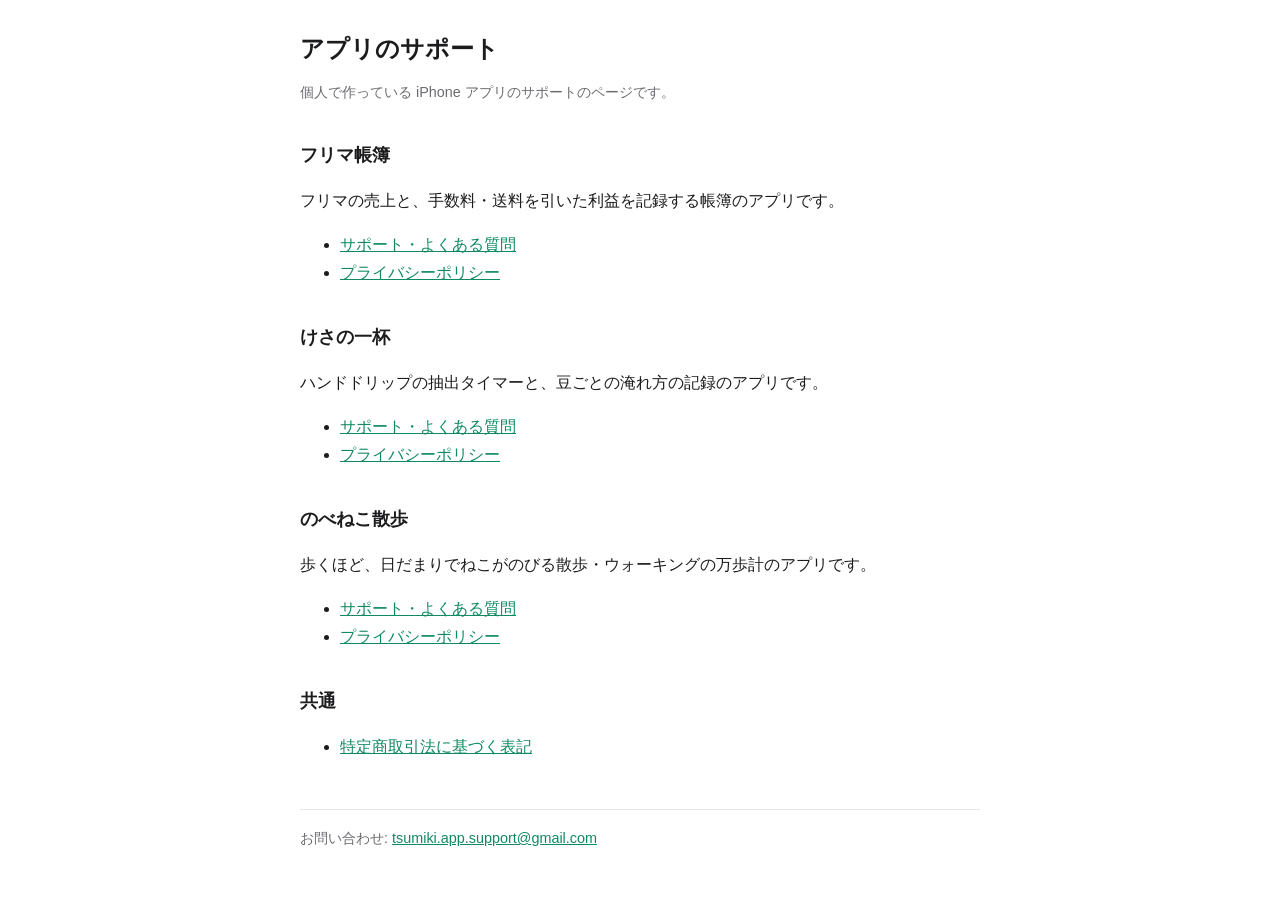
<file: index.html>
<!doctype html>
<html lang="ja"><head><meta charset="utf-8"><meta name="viewport" content="width=device-width,initial-scale=1">
<title>アプリのサポート</title><link rel="stylesheet" href="style.css"></head><body><main>
<h1>アプリのサポート</h1>
<p class="sub">個人で作っている iPhone アプリのサポートのページです。</p>
<h2>フリマ帳簿</h2>
<p>フリマの売上と、手数料・送料を引いた利益を記録する帳簿のアプリです。</p>
<ul>
<li><a href="furima-chobo/">サポート・よくある質問</a></li>
<li><a href="furima-chobo/privacy.html">プライバシーポリシー</a></li>
</ul>
<h2>けさの一杯</h2>
<p>ハンドドリップの抽出タイマーと、豆ごとの淹れ方の記録のアプリです。</p>
<ul>
<li><a href="kesa-no-ippai/">サポート・よくある質問</a></li>
<li><a href="kesa-no-ippai/privacy.html">プライバシーポリシー</a></li>
</ul>
<h2>のべねこ散歩</h2>
<p>歩くほど、日だまりでねこがのびる散歩・ウォーキングの万歩計のアプリです。</p>
<ul>
<li><a href="nobeneko-sanpo/">サポート・よくある質問</a></li>
<li><a href="nobeneko-sanpo/privacy.html">プライバシーポリシー</a></li>
</ul>
<h2>共通</h2>
<ul><li><a href="tokushoho.html">特定商取引法に基づく表記</a></li></ul>
<footer>お問い合わせ: <a href="mailto:tsumiki.app.support@gmail.com">tsumiki.app.support@gmail.com</a></footer>
</main></body></html>
</file>
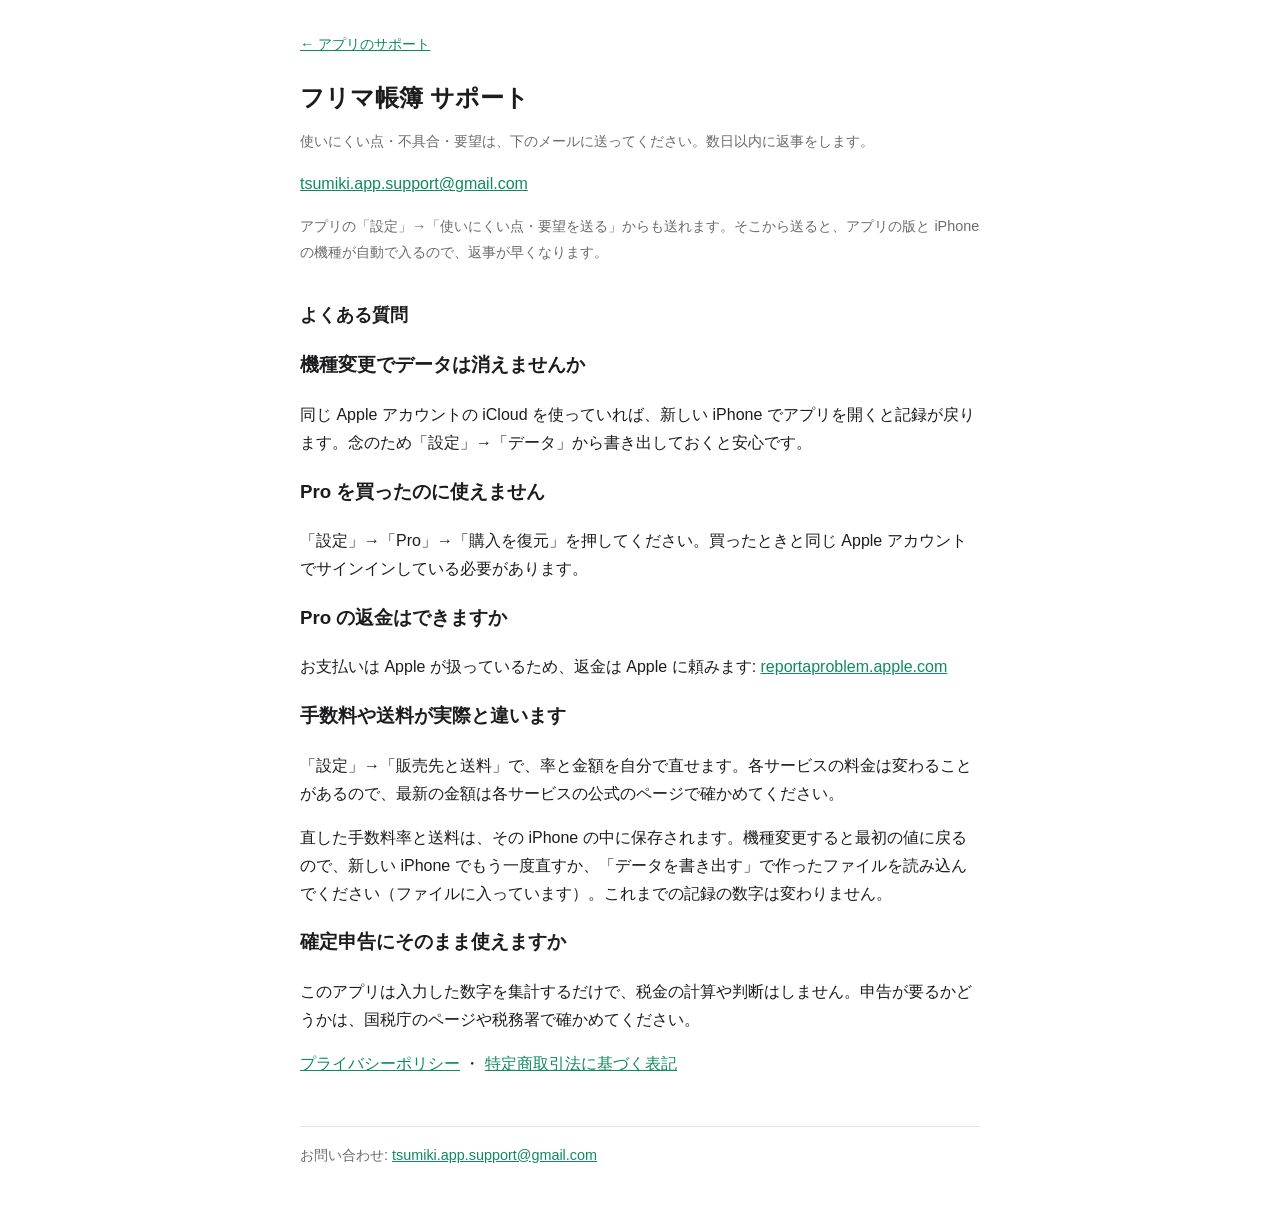
<file: furima-chobo/index.html>
<!doctype html>
<html lang="ja"><head><meta charset="utf-8"><meta name="viewport" content="width=device-width,initial-scale=1">
<title>フリマ帳簿 サポート</title><link rel="stylesheet" href="../style.css"></head><body><main>
<nav><a href="../">← アプリのサポート</a></nav>
<h1>フリマ帳簿 サポート</h1>
<p class="sub">使いにくい点・不具合・要望は、下のメールに送ってください。数日以内に返事をします。</p>
<p><a href="mailto:tsumiki.app.support@gmail.com?subject=%E3%83%95%E3%83%AA%E3%83%9E%E5%B8%B3%E7%B0%BF%20%E3%81%AE%E5%95%8F%E3%81%84%E5%90%88%E3%82%8F%E3%81%9B">tsumiki.app.support@gmail.com</a></p>
<p class="sub">アプリの「設定」→「使いにくい点・要望を送る」からも送れます。そこから送ると、アプリの版と iPhone の機種が自動で入るので、返事が早くなります。</p>

<h2>よくある質問</h2>
<h3>機種変更でデータは消えませんか</h3>
<p>同じ Apple アカウントの iCloud を使っていれば、新しい iPhone でアプリを開くと記録が戻ります。念のため「設定」→「データ」から書き出しておくと安心です。</p>
<h3>Pro を買ったのに使えません</h3>
<p>「設定」→「Pro」→「購入を復元」を押してください。買ったときと同じ Apple アカウントでサインインしている必要があります。</p>
<h3>Pro の返金はできますか</h3>
<p>お支払いは Apple が扱っているため、返金は Apple に頼みます: <a href="https://reportaproblem.apple.com/">reportaproblem.apple.com</a></p>
<h3>手数料や送料が実際と違います</h3>
<p>「設定」→「販売先と送料」で、率と金額を自分で直せます。各サービスの料金は変わることがあるので、最新の金額は各サービスの公式のページで確かめてください。</p>
<p>直した手数料率と送料は、その iPhone の中に保存されます。機種変更すると最初の値に戻るので、新しい iPhone でもう一度直すか、「データを書き出す」で作ったファイルを読み込んでください（ファイルに入っています）。これまでの記録の数字は変わりません。</p>
<h3>確定申告にそのまま使えますか</h3>
<p>このアプリは入力した数字を集計するだけで、税金の計算や判断はしません。申告が要るかどうかは、国税庁のページや税務署で確かめてください。</p>
<p><a href="privacy.html">プライバシーポリシー</a> ・ <a href="../tokushoho.html">特定商取引法に基づく表記</a></p>
<footer>お問い合わせ: <a href="mailto:tsumiki.app.support@gmail.com">tsumiki.app.support@gmail.com</a></footer>
</main></body></html>
</file>
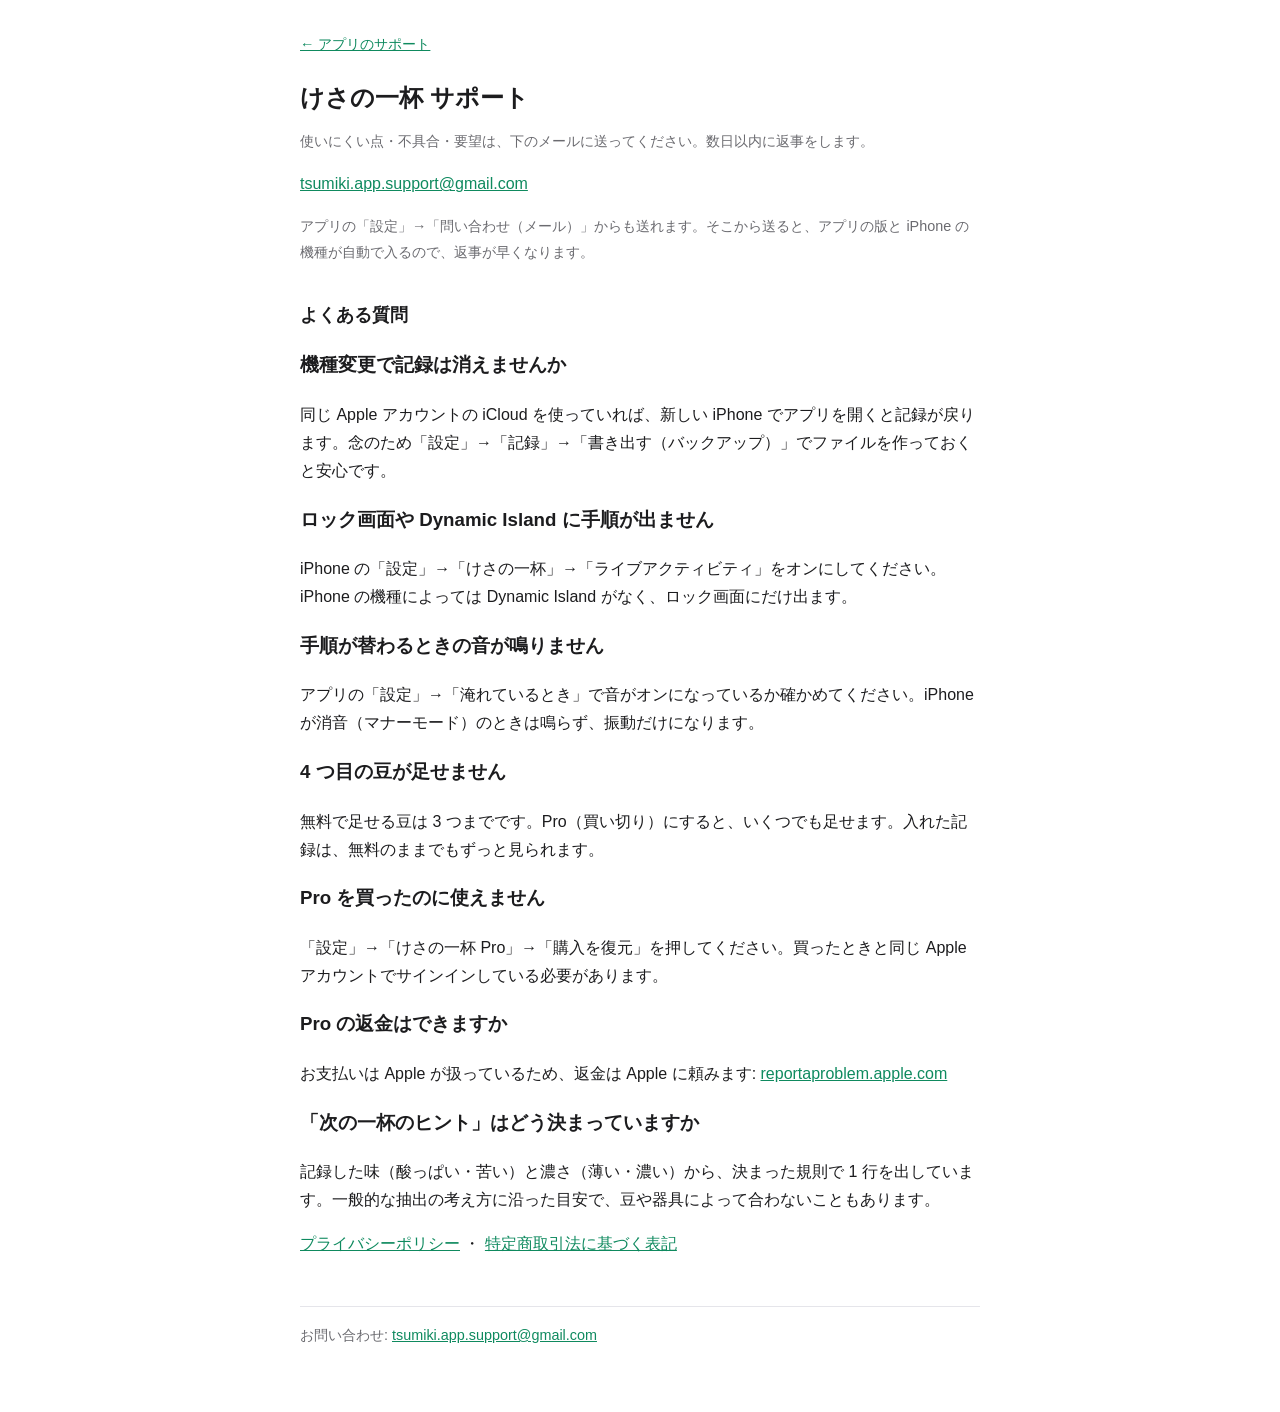
<file: kesa-no-ippai/index.html>
<!doctype html>
<html lang="ja"><head><meta charset="utf-8"><meta name="viewport" content="width=device-width,initial-scale=1">
<title>けさの一杯 サポート</title><link rel="stylesheet" href="../style.css"></head><body><main>
<nav><a href="../">← アプリのサポート</a></nav>
<h1>けさの一杯 サポート</h1>
<p class="sub">使いにくい点・不具合・要望は、下のメールに送ってください。数日以内に返事をします。</p>
<p><a href="mailto:tsumiki.app.support@gmail.com?subject=%E3%81%91%E3%81%95%E3%81%AE%E4%B8%80%E6%9D%AF%20%E3%81%AE%E5%95%8F%E3%81%84%E5%90%88%E3%82%8F%E3%81%9B">tsumiki.app.support@gmail.com</a></p>
<p class="sub">アプリの「設定」→「問い合わせ（メール）」からも送れます。そこから送ると、アプリの版と iPhone の機種が自動で入るので、返事が早くなります。</p>

<h2>よくある質問</h2>
<h3>機種変更で記録は消えませんか</h3>
<p>同じ Apple アカウントの iCloud を使っていれば、新しい iPhone でアプリを開くと記録が戻ります。念のため「設定」→「記録」→「書き出す（バックアップ）」でファイルを作っておくと安心です。</p>
<h3>ロック画面や Dynamic Island に手順が出ません</h3>
<p>iPhone の「設定」→「けさの一杯」→「ライブアクティビティ」をオンにしてください。iPhone の機種によっては Dynamic Island がなく、ロック画面にだけ出ます。</p>
<h3>手順が替わるときの音が鳴りません</h3>
<p>アプリの「設定」→「淹れているとき」で音がオンになっているか確かめてください。iPhone が消音（マナーモード）のときは鳴らず、振動だけになります。</p>
<h3>4 つ目の豆が足せません</h3>
<p>無料で足せる豆は 3 つまでです。Pro（買い切り）にすると、いくつでも足せます。入れた記録は、無料のままでもずっと見られます。</p>
<h3>Pro を買ったのに使えません</h3>
<p>「設定」→「けさの一杯 Pro」→「購入を復元」を押してください。買ったときと同じ Apple アカウントでサインインしている必要があります。</p>
<h3>Pro の返金はできますか</h3>
<p>お支払いは Apple が扱っているため、返金は Apple に頼みます: <a href="https://reportaproblem.apple.com/">reportaproblem.apple.com</a></p>
<h3>「次の一杯のヒント」はどう決まっていますか</h3>
<p>記録した味（酸っぱい・苦い）と濃さ（薄い・濃い）から、決まった規則で 1 行を出しています。一般的な抽出の考え方に沿った目安で、豆や器具によって合わないこともあります。</p>
<p><a href="privacy.html">プライバシーポリシー</a> ・ <a href="../tokushoho.html">特定商取引法に基づく表記</a></p>
<footer>お問い合わせ: <a href="mailto:tsumiki.app.support@gmail.com">tsumiki.app.support@gmail.com</a></footer>
</main></body></html>
</file>
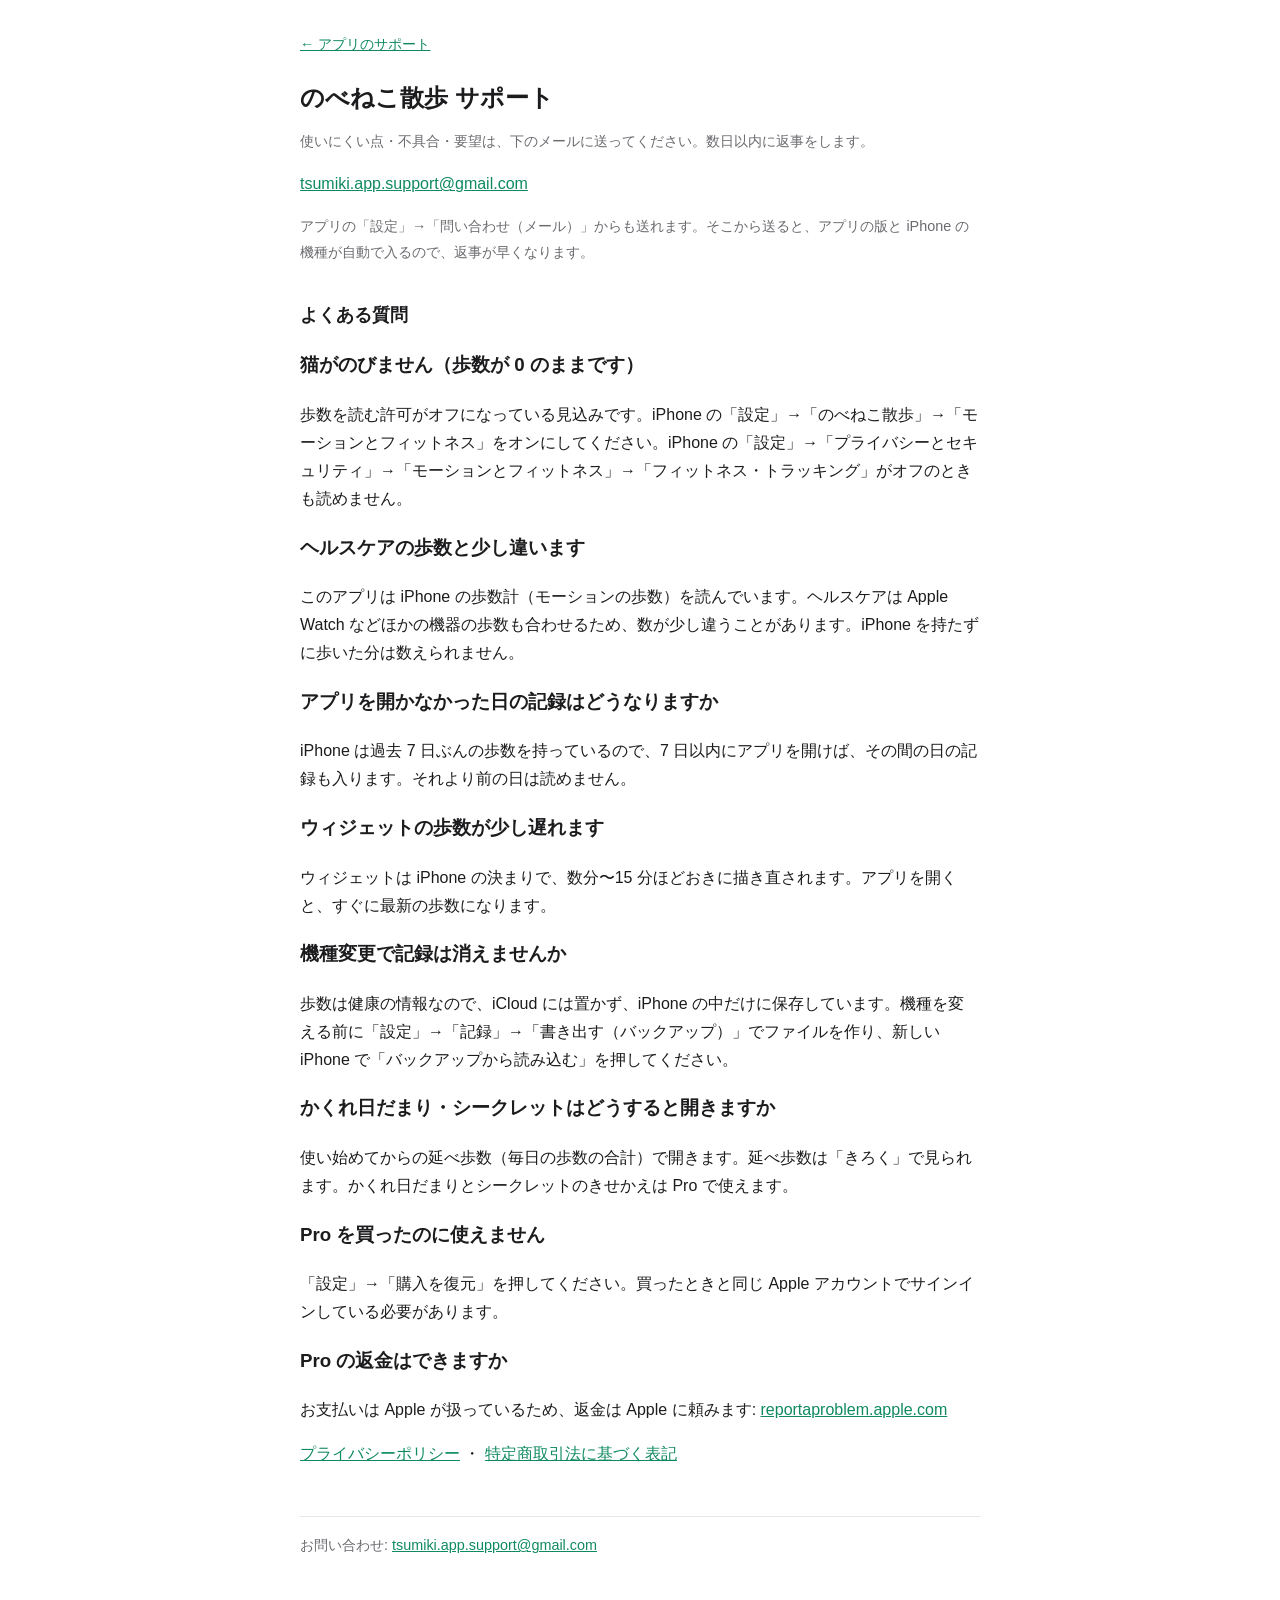
<file: nobeneko-sanpo/index.html>
<!doctype html>
<html lang="ja"><head><meta charset="utf-8"><meta name="viewport" content="width=device-width,initial-scale=1">
<title>のべねこ散歩 サポート</title><link rel="stylesheet" href="../style.css"></head><body><main>
<nav><a href="../">← アプリのサポート</a></nav>
<h1>のべねこ散歩 サポート</h1>
<p class="sub">使いにくい点・不具合・要望は、下のメールに送ってください。数日以内に返事をします。</p>
<p><a href="mailto:tsumiki.app.support@gmail.com?subject=%E3%81%AE%E3%81%B9%E3%81%AD%E3%81%93%E6%95%A3%E6%AD%A9%20%E3%81%AE%E5%95%8F%E3%81%84%E5%90%88%E3%82%8F%E3%81%9B">tsumiki.app.support@gmail.com</a></p>
<p class="sub">アプリの「設定」→「問い合わせ（メール）」からも送れます。そこから送ると、アプリの版と iPhone の機種が自動で入るので、返事が早くなります。</p>

<h2>よくある質問</h2>
<h3>猫がのびません（歩数が 0 のままです）</h3>
<p>歩数を読む許可がオフになっている見込みです。iPhone の「設定」→「のべねこ散歩」→「モーションとフィットネス」をオンにしてください。iPhone の「設定」→「プライバシーとセキュリティ」→「モーションとフィットネス」→「フィットネス・トラッキング」がオフのときも読めません。</p>
<h3>ヘルスケアの歩数と少し違います</h3>
<p>このアプリは iPhone の歩数計（モーションの歩数）を読んでいます。ヘルスケアは Apple Watch などほかの機器の歩数も合わせるため、数が少し違うことがあります。iPhone を持たずに歩いた分は数えられません。</p>
<h3>アプリを開かなかった日の記録はどうなりますか</h3>
<p>iPhone は過去 7 日ぶんの歩数を持っているので、7 日以内にアプリを開けば、その間の日の記録も入ります。それより前の日は読めません。</p>
<h3>ウィジェットの歩数が少し遅れます</h3>
<p>ウィジェットは iPhone の決まりで、数分〜15 分ほどおきに描き直されます。アプリを開くと、すぐに最新の歩数になります。</p>
<h3>機種変更で記録は消えませんか</h3>
<p>歩数は健康の情報なので、iCloud には置かず、iPhone の中だけに保存しています。機種を変える前に「設定」→「記録」→「書き出す（バックアップ）」でファイルを作り、新しい iPhone で「バックアップから読み込む」を押してください。</p>
<h3>かくれ日だまり・シークレットはどうすると開きますか</h3>
<p>使い始めてからの延べ歩数（毎日の歩数の合計）で開きます。延べ歩数は「きろく」で見られます。かくれ日だまりとシークレットのきせかえは Pro で使えます。</p>
<h3>Pro を買ったのに使えません</h3>
<p>「設定」→「購入を復元」を押してください。買ったときと同じ Apple アカウントでサインインしている必要があります。</p>
<h3>Pro の返金はできますか</h3>
<p>お支払いは Apple が扱っているため、返金は Apple に頼みます: <a href="https://reportaproblem.apple.com/">reportaproblem.apple.com</a></p>
<p><a href="privacy.html">プライバシーポリシー</a> ・ <a href="../tokushoho.html">特定商取引法に基づく表記</a></p>
<footer>お問い合わせ: <a href="mailto:tsumiki.app.support@gmail.com">tsumiki.app.support@gmail.com</a></footer>
</main></body></html>
</file>
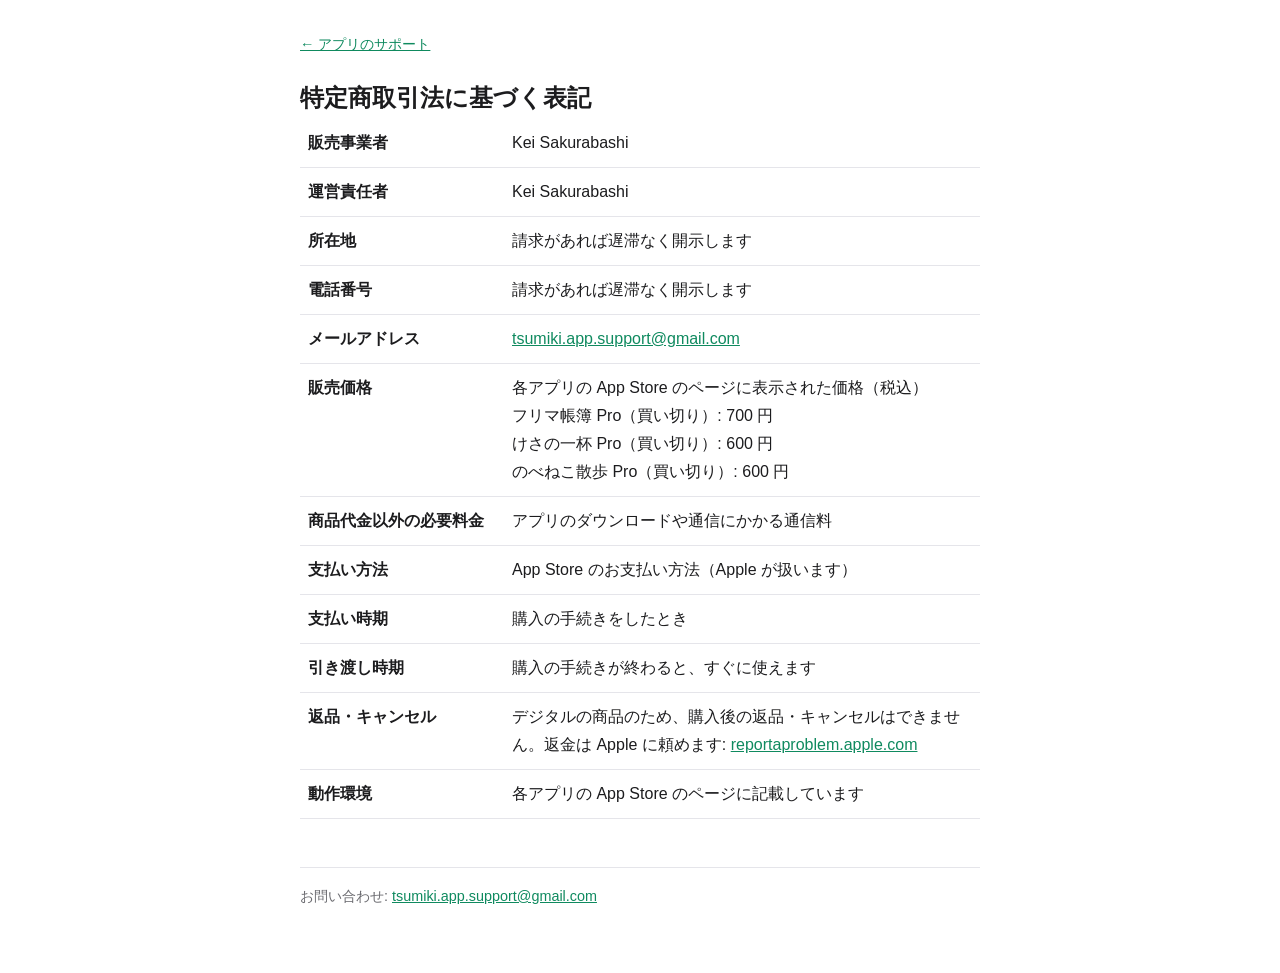
<file: tokushoho.html>
<!doctype html>
<html lang="ja"><head><meta charset="utf-8"><meta name="viewport" content="width=device-width,initial-scale=1">
<title>特定商取引法に基づく表記</title><link rel="stylesheet" href="style.css"></head><body><main>
<nav><a href="./">← アプリのサポート</a></nav>
<h1>特定商取引法に基づく表記</h1>
<table>
<tr><th>販売事業者</th><td>Kei Sakurabashi</td></tr>
<tr><th>運営責任者</th><td>Kei Sakurabashi</td></tr>
<tr><th>所在地</th><td>請求があれば遅滞なく開示します</td></tr>
<tr><th>電話番号</th><td>請求があれば遅滞なく開示します</td></tr>
<tr><th>メールアドレス</th><td><a href="mailto:tsumiki.app.support@gmail.com">tsumiki.app.support@gmail.com</a></td></tr>
<tr><th>販売価格</th><td>各アプリの App Store のページに表示された価格（税込）<br>フリマ帳簿 Pro（買い切り）: 700 円<br>けさの一杯 Pro（買い切り）: 600 円<br>のべねこ散歩 Pro（買い切り）: 600 円</td></tr>
<tr><th>商品代金以外の必要料金</th><td>アプリのダウンロードや通信にかかる通信料</td></tr>
<tr><th>支払い方法</th><td>App Store のお支払い方法（Apple が扱います）</td></tr>
<tr><th>支払い時期</th><td>購入の手続きをしたとき</td></tr>
<tr><th>引き渡し時期</th><td>購入の手続きが終わると、すぐに使えます</td></tr>
<tr><th>返品・キャンセル</th><td>デジタルの商品のため、購入後の返品・キャンセルはできません。返金は Apple に頼めます: <a href="https://reportaproblem.apple.com/">reportaproblem.apple.com</a></td></tr>
<tr><th>動作環境</th><td>各アプリの App Store のページに記載しています</td></tr>
</table>
<footer>お問い合わせ: <a href="mailto:tsumiki.app.support@gmail.com">tsumiki.app.support@gmail.com</a></footer>
</main></body></html>
</file>
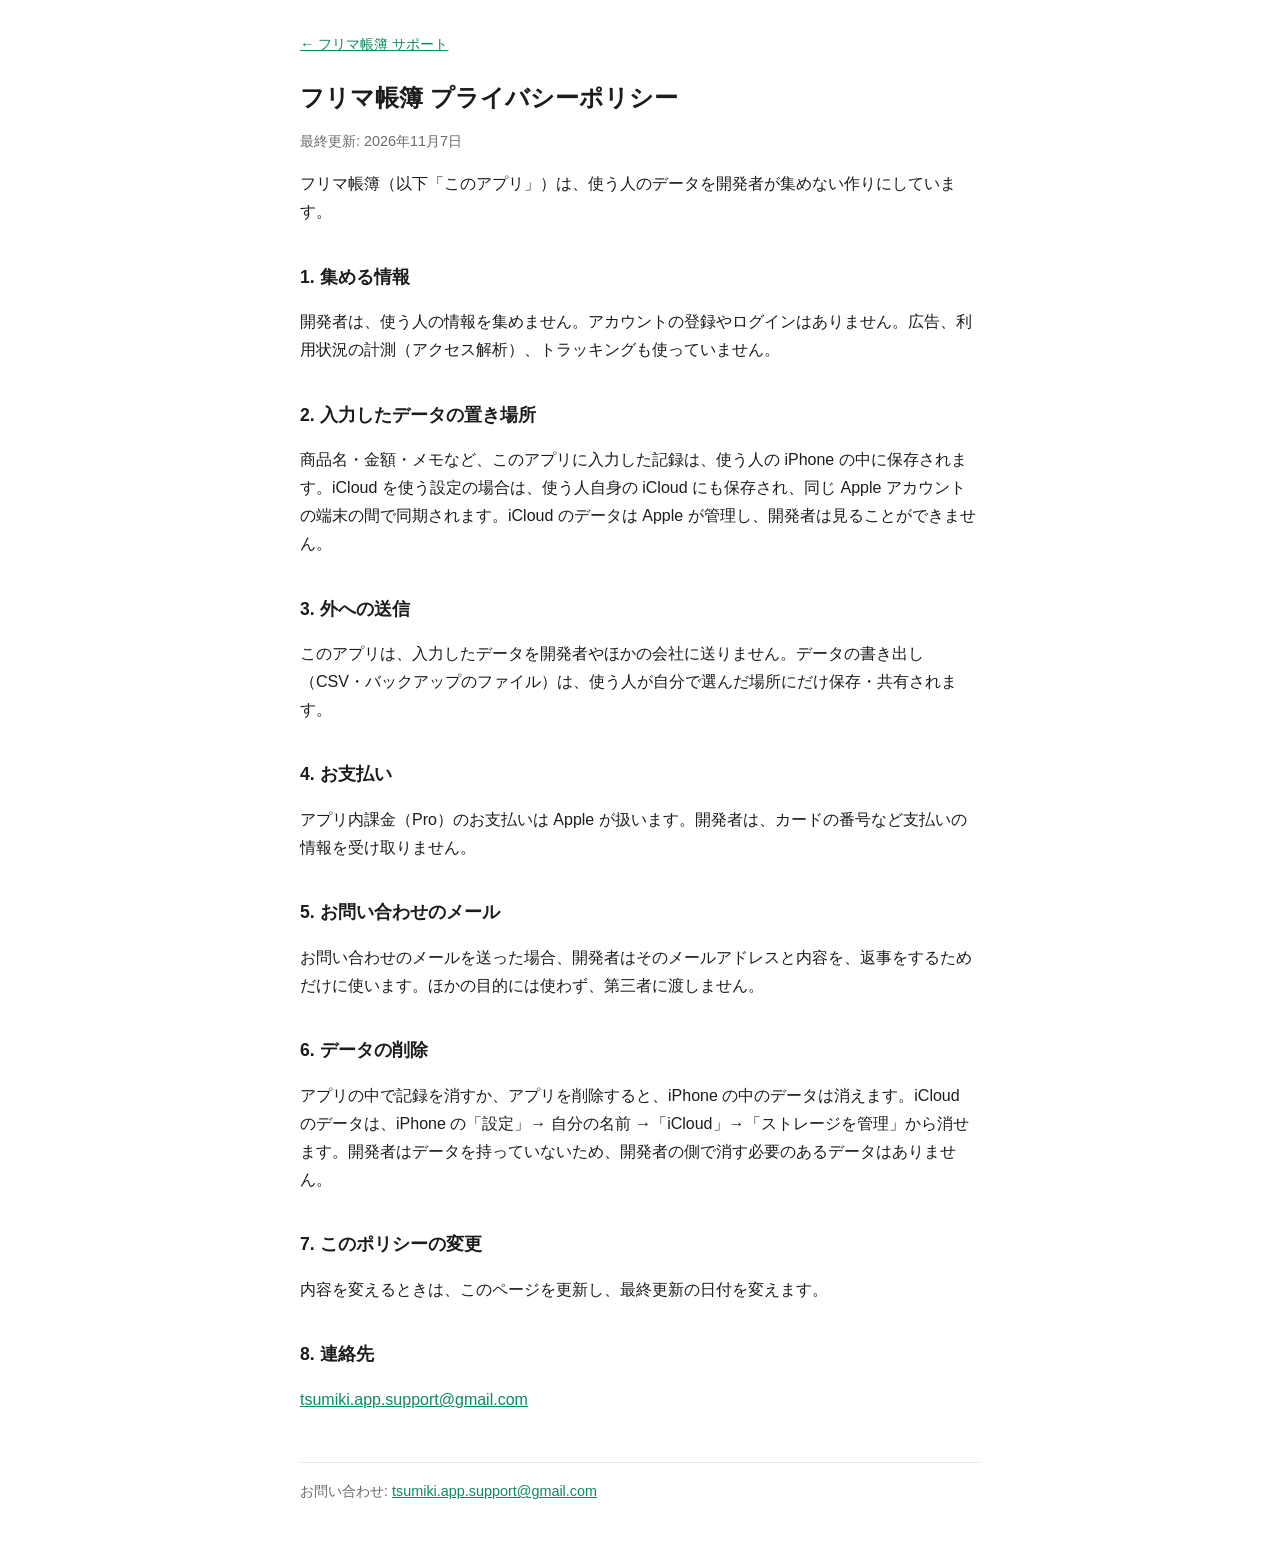
<file: furima-chobo/privacy.html>
<!doctype html>
<html lang="ja"><head><meta charset="utf-8"><meta name="viewport" content="width=device-width,initial-scale=1">
<title>フリマ帳簿 プライバシーポリシー</title><link rel="stylesheet" href="../style.css"></head><body><main>
<nav><a href="./">← フリマ帳簿 サポート</a></nav>
<h1>フリマ帳簿 プライバシーポリシー</h1>
<p class="sub">最終更新: 2026年11月7日</p>
<p>フリマ帳簿（以下「このアプリ」）は、使う人のデータを開発者が集めない作りにしています。</p>

<h2>1. 集める情報</h2>
<p>開発者は、使う人の情報を集めません。アカウントの登録やログインはありません。広告、利用状況の計測（アクセス解析）、トラッキングも使っていません。</p>

<h2>2. 入力したデータの置き場所</h2>
<p>商品名・金額・メモなど、このアプリに入力した記録は、使う人の iPhone の中に保存されます。iCloud を使う設定の場合は、使う人自身の iCloud にも保存され、同じ Apple アカウントの端末の間で同期されます。iCloud のデータは Apple が管理し、開発者は見ることができません。</p>

<h2>3. 外への送信</h2>
<p>このアプリは、入力したデータを開発者やほかの会社に送りません。データの書き出し（CSV・バックアップのファイル）は、使う人が自分で選んだ場所にだけ保存・共有されます。</p>

<h2>4. お支払い</h2>
<p>アプリ内課金（Pro）のお支払いは Apple が扱います。開発者は、カードの番号など支払いの情報を受け取りません。</p>

<h2>5. お問い合わせのメール</h2>
<p>お問い合わせのメールを送った場合、開発者はそのメールアドレスと内容を、返事をするためだけに使います。ほかの目的には使わず、第三者に渡しません。</p>

<h2>6. データの削除</h2>
<p>アプリの中で記録を消すか、アプリを削除すると、iPhone の中のデータは消えます。iCloud のデータは、iPhone の「設定」→ 自分の名前 →「iCloud」→「ストレージを管理」から消せます。開発者はデータを持っていないため、開発者の側で消す必要のあるデータはありません。</p>

<h2>7. このポリシーの変更</h2>
<p>内容を変えるときは、このページを更新し、最終更新の日付を変えます。</p>

<h2>8. 連絡先</h2>
<p><a href="mailto:tsumiki.app.support@gmail.com">tsumiki.app.support@gmail.com</a></p>
<footer>お問い合わせ: <a href="mailto:tsumiki.app.support@gmail.com">tsumiki.app.support@gmail.com</a></footer>
</main></body></html>
</file>
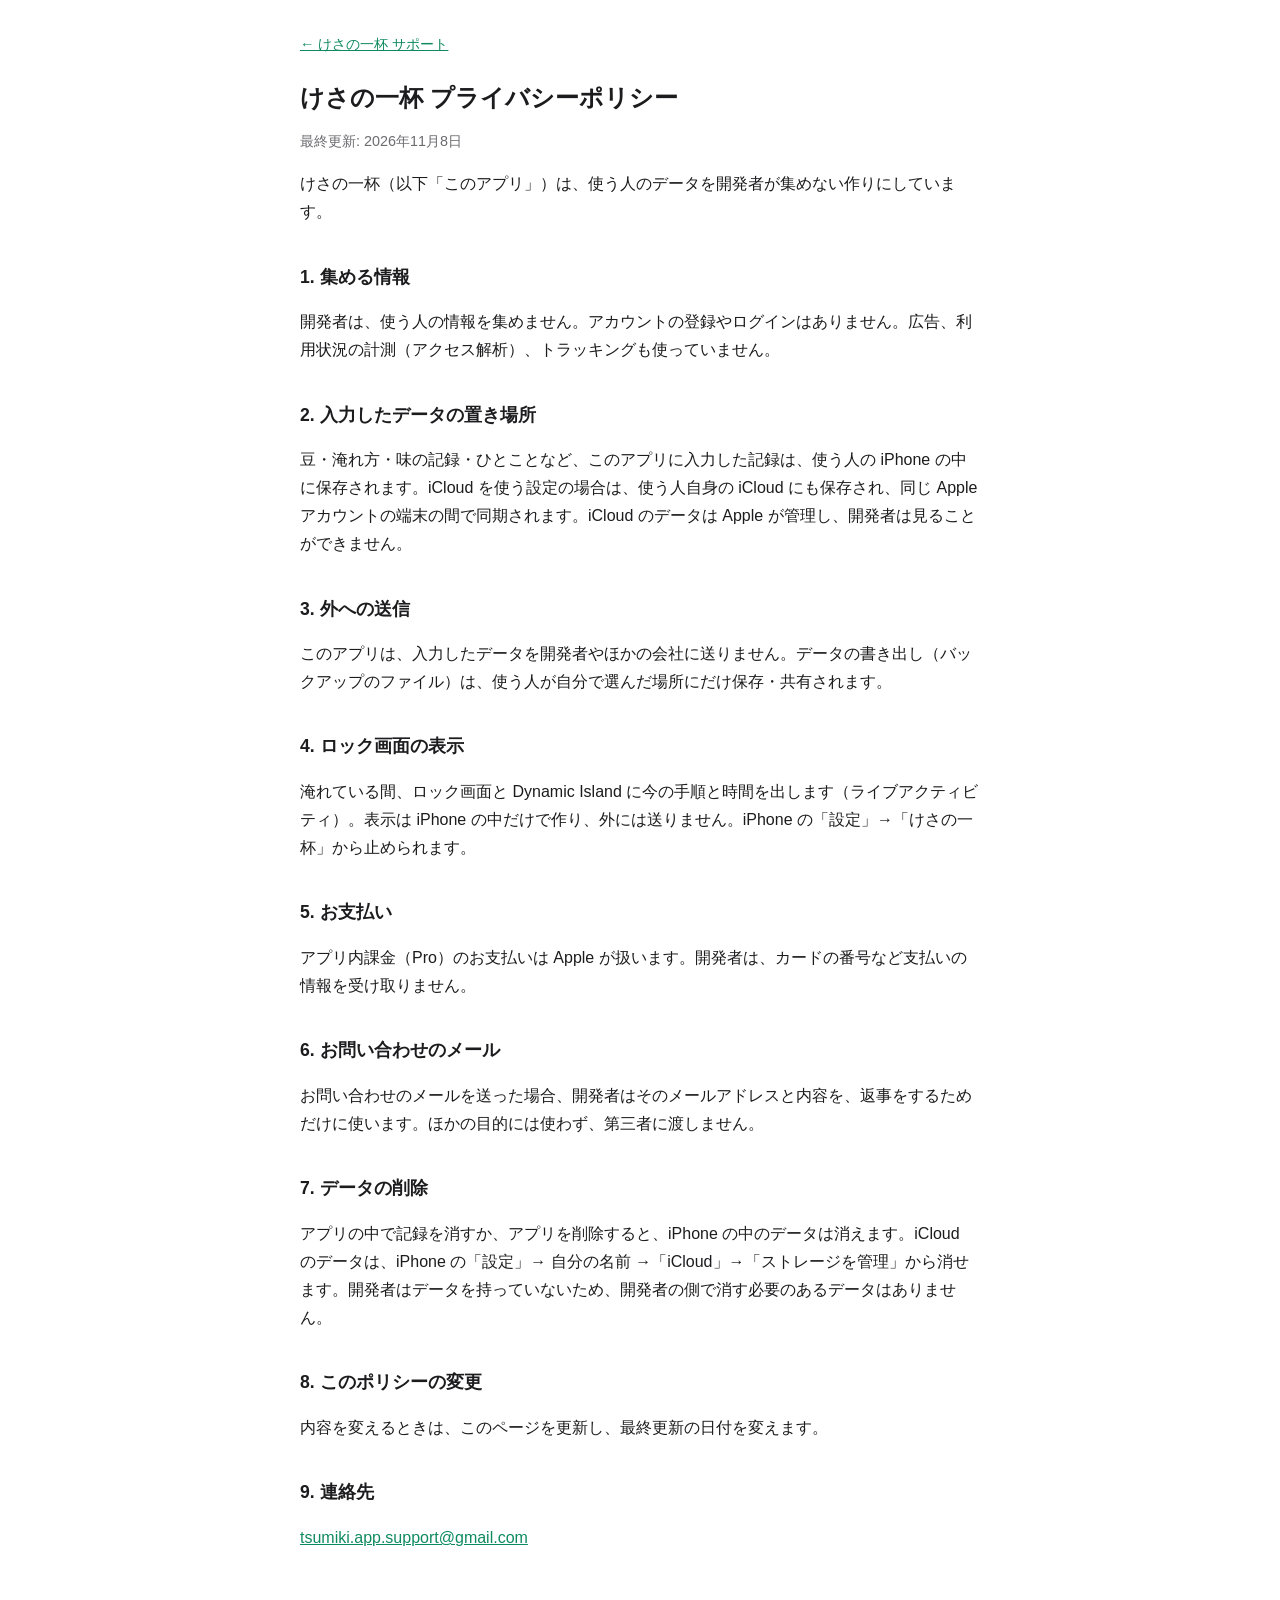
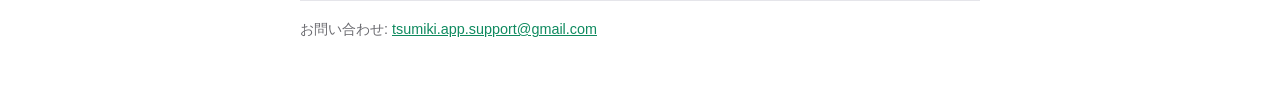
<file: kesa-no-ippai/privacy.html>
<!doctype html>
<html lang="ja"><head><meta charset="utf-8"><meta name="viewport" content="width=device-width,initial-scale=1">
<title>けさの一杯 プライバシーポリシー</title><link rel="stylesheet" href="../style.css"></head><body><main>
<nav><a href="./">← けさの一杯 サポート</a></nav>
<h1>けさの一杯 プライバシーポリシー</h1>
<p class="sub">最終更新: 2026年11月8日</p>
<p>けさの一杯（以下「このアプリ」）は、使う人のデータを開発者が集めない作りにしています。</p>

<h2>1. 集める情報</h2>
<p>開発者は、使う人の情報を集めません。アカウントの登録やログインはありません。広告、利用状況の計測（アクセス解析）、トラッキングも使っていません。</p>

<h2>2. 入力したデータの置き場所</h2>
<p>豆・淹れ方・味の記録・ひとことなど、このアプリに入力した記録は、使う人の iPhone の中に保存されます。iCloud を使う設定の場合は、使う人自身の iCloud にも保存され、同じ Apple アカウントの端末の間で同期されます。iCloud のデータは Apple が管理し、開発者は見ることができません。</p>

<h2>3. 外への送信</h2>
<p>このアプリは、入力したデータを開発者やほかの会社に送りません。データの書き出し（バックアップのファイル）は、使う人が自分で選んだ場所にだけ保存・共有されます。</p>

<h2>4. ロック画面の表示</h2>
<p>淹れている間、ロック画面と Dynamic Island に今の手順と時間を出します（ライブアクティビティ）。表示は iPhone の中だけで作り、外には送りません。iPhone の「設定」→「けさの一杯」から止められます。</p>

<h2>5. お支払い</h2>
<p>アプリ内課金（Pro）のお支払いは Apple が扱います。開発者は、カードの番号など支払いの情報を受け取りません。</p>

<h2>6. お問い合わせのメール</h2>
<p>お問い合わせのメールを送った場合、開発者はそのメールアドレスと内容を、返事をするためだけに使います。ほかの目的には使わず、第三者に渡しません。</p>

<h2>7. データの削除</h2>
<p>アプリの中で記録を消すか、アプリを削除すると、iPhone の中のデータは消えます。iCloud のデータは、iPhone の「設定」→ 自分の名前 →「iCloud」→「ストレージを管理」から消せます。開発者はデータを持っていないため、開発者の側で消す必要のあるデータはありません。</p>

<h2>8. このポリシーの変更</h2>
<p>内容を変えるときは、このページを更新し、最終更新の日付を変えます。</p>

<h2>9. 連絡先</h2>
<p><a href="mailto:tsumiki.app.support@gmail.com">tsumiki.app.support@gmail.com</a></p>
<footer>お問い合わせ: <a href="mailto:tsumiki.app.support@gmail.com">tsumiki.app.support@gmail.com</a></footer>
</main></body></html>
</file>
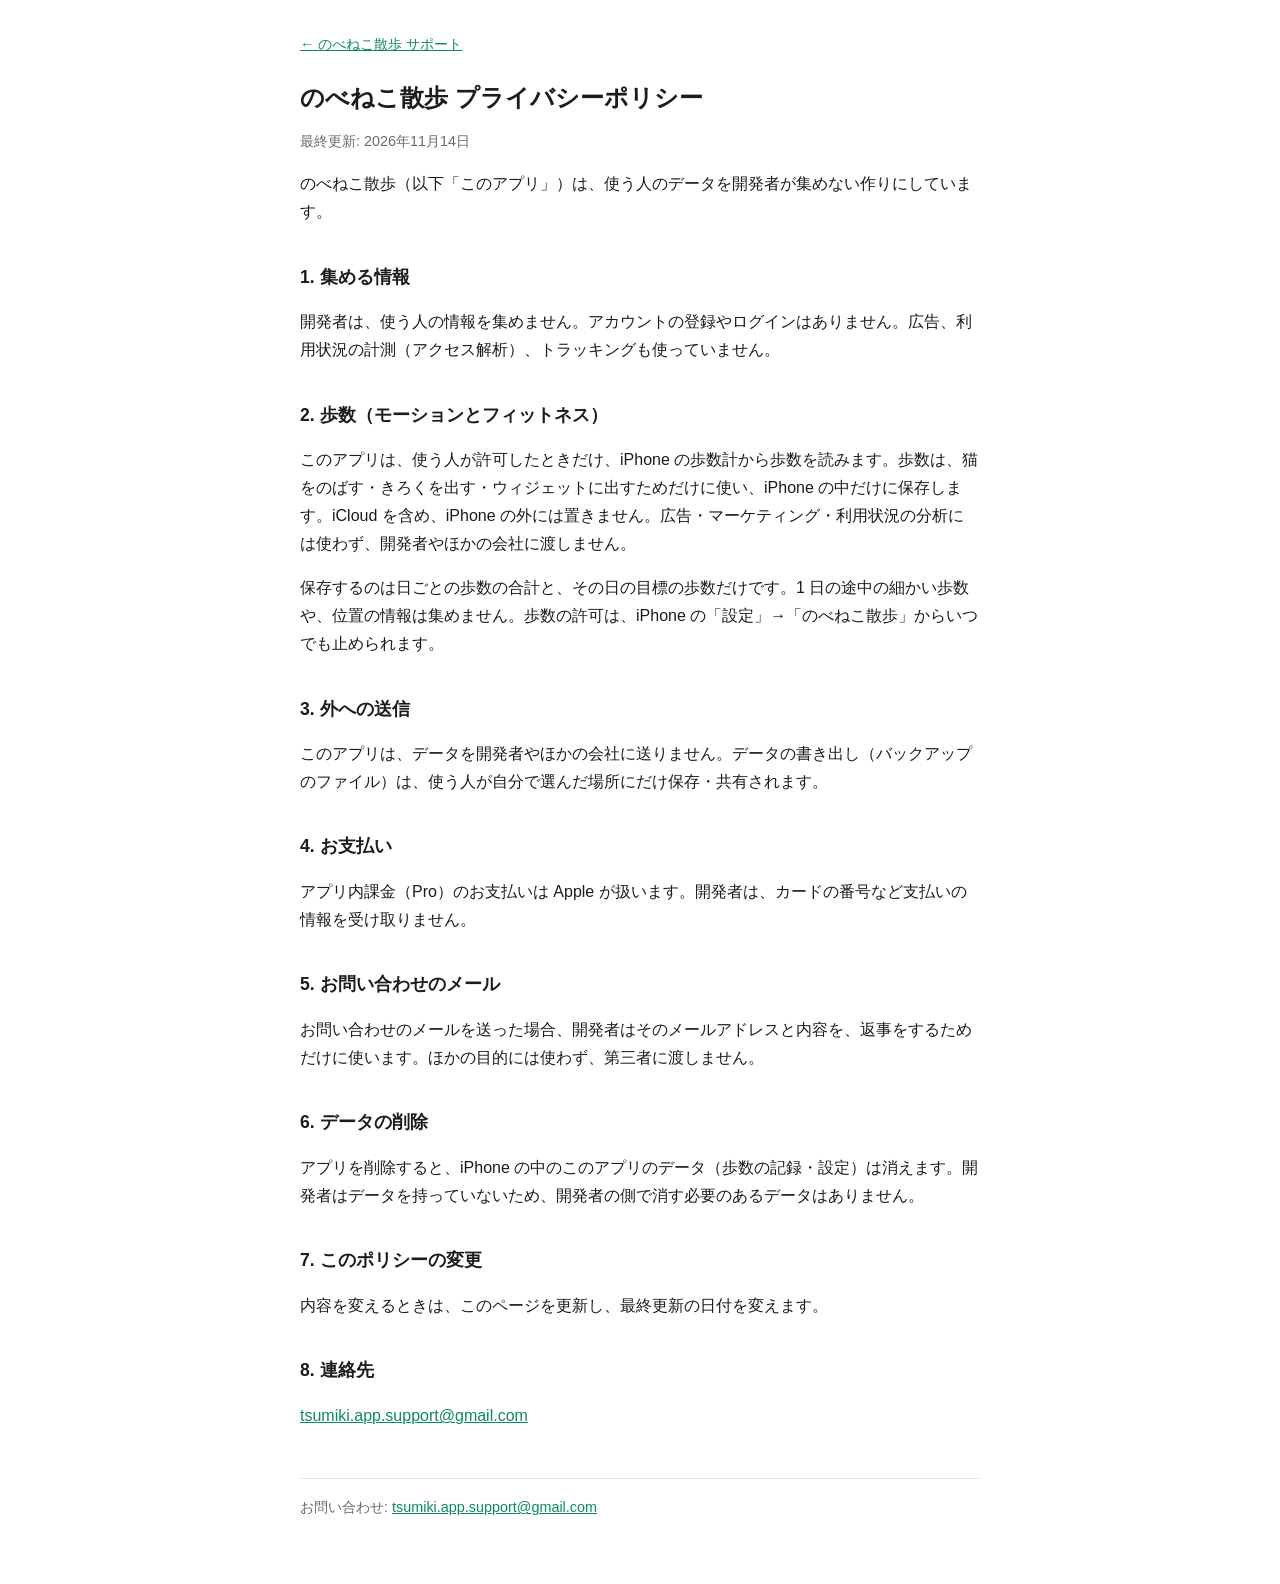
<file: nobeneko-sanpo/privacy.html>
<!doctype html>
<html lang="ja"><head><meta charset="utf-8"><meta name="viewport" content="width=device-width,initial-scale=1">
<title>のべねこ散歩 プライバシーポリシー</title><link rel="stylesheet" href="../style.css"></head><body><main>
<nav><a href="./">← のべねこ散歩 サポート</a></nav>
<h1>のべねこ散歩 プライバシーポリシー</h1>
<p class="sub">最終更新: 2026年11月14日</p>
<p>のべねこ散歩（以下「このアプリ」）は、使う人のデータを開発者が集めない作りにしています。</p>

<h2>1. 集める情報</h2>
<p>開発者は、使う人の情報を集めません。アカウントの登録やログインはありません。広告、利用状況の計測（アクセス解析）、トラッキングも使っていません。</p>

<h2>2. 歩数（モーションとフィットネス）</h2>
<p>このアプリは、使う人が許可したときだけ、iPhone の歩数計から歩数を読みます。歩数は、猫をのばす・きろくを出す・ウィジェットに出すためだけに使い、iPhone の中だけに保存します。iCloud を含め、iPhone の外には置きません。広告・マーケティング・利用状況の分析には使わず、開発者やほかの会社に渡しません。</p>
<p>保存するのは日ごとの歩数の合計と、その日の目標の歩数だけです。1 日の途中の細かい歩数や、位置の情報は集めません。歩数の許可は、iPhone の「設定」→「のべねこ散歩」からいつでも止められます。</p>

<h2>3. 外への送信</h2>
<p>このアプリは、データを開発者やほかの会社に送りません。データの書き出し（バックアップのファイル）は、使う人が自分で選んだ場所にだけ保存・共有されます。</p>

<h2>4. お支払い</h2>
<p>アプリ内課金（Pro）のお支払いは Apple が扱います。開発者は、カードの番号など支払いの情報を受け取りません。</p>

<h2>5. お問い合わせのメール</h2>
<p>お問い合わせのメールを送った場合、開発者はそのメールアドレスと内容を、返事をするためだけに使います。ほかの目的には使わず、第三者に渡しません。</p>

<h2>6. データの削除</h2>
<p>アプリを削除すると、iPhone の中のこのアプリのデータ（歩数の記録・設定）は消えます。開発者はデータを持っていないため、開発者の側で消す必要のあるデータはありません。</p>

<h2>7. このポリシーの変更</h2>
<p>内容を変えるときは、このページを更新し、最終更新の日付を変えます。</p>

<h2>8. 連絡先</h2>
<p><a href="mailto:tsumiki.app.support@gmail.com">tsumiki.app.support@gmail.com</a></p>
<footer>お問い合わせ: <a href="mailto:tsumiki.app.support@gmail.com">tsumiki.app.support@gmail.com</a></footer>
</main></body></html>
</file>
<file: style.css>
:root{--bg:#fff;--fg:#1c1c1e;--sub:#6b6b70;--line:#e5e5ea;--accent:#0F8A5F}
@media (prefers-color-scheme:dark){:root{--bg:#111;--fg:#f2f2f7;--sub:#a1a1a6;--line:#2c2c2e;--accent:#3FB886}}
body{margin:0;background:var(--bg);color:var(--fg);font:16px/1.75 -apple-system,"Hiragino Sans","Noto Sans JP",sans-serif}
main{max-width:680px;margin:0 auto;padding:32px 16px 64px}
h1{font-size:1.5rem;line-height:1.4;margin:0 0 4px} h2{font-size:1.1rem;margin:2em 0 .4em}
p.sub,footer{color:var(--sub);font-size:.9rem} a{color:var(--accent)}
table{border-collapse:collapse;width:100%} th,td{border-bottom:1px solid var(--line);padding:10px 8px;text-align:left;vertical-align:top} th{width:34%;font-weight:600}
nav{margin-bottom:24px;font-size:.9rem} footer{margin-top:48px;border-top:1px solid var(--line);padding-top:16px}
td,a{overflow-wrap:anywhere} th{width:30%}
</file>
